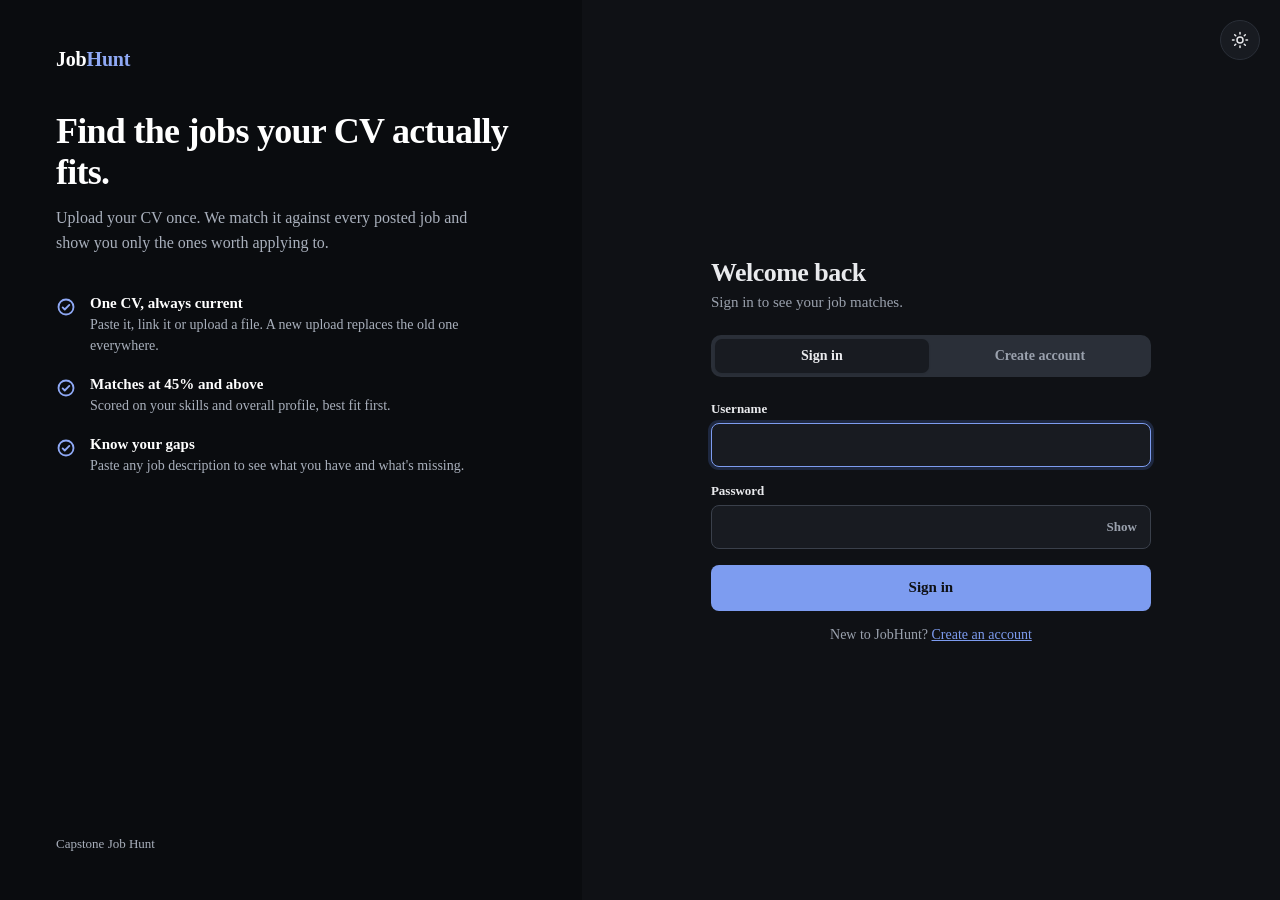
<file: static/index.html>
<!DOCTYPE html>
<html lang="en">
<head>
  <meta charset="UTF-8" />
  <meta name="viewport" content="width=device-width, initial-scale=1.0" />
  <title>JobHunt</title>
  <link rel="icon" href="/static/favicon.svg" type="image/svg+xml" />
  <script>
    // Apply the saved theme before first paint (default: dark) so there's no light flash.
    (function () {
      var theme = "dark";
      try { theme = localStorage.getItem("jobhunt_theme") || "dark"; } catch (e) {}
      document.documentElement.setAttribute("data-theme", theme);
    })();
  </script>
  <link rel="stylesheet" href="/static/app.css" />
</head>
<body>
  <div id="root"></div>
  <noscript>JobHunt needs JavaScript enabled to sign in.</noscript>

  <!-- React 18.3.1 + htm 3.1.1 (JSX-like tagged templates), vendored so the page
       works without any CDN and needs no build step. -->
  <script src="/static/vendor/react.production.min.js"></script>
  <script src="/static/vendor/react-dom.production.min.js"></script>
  <script src="/static/vendor/htm.umd.js"></script>
  <script src="/static/core.js"></script>
  <script src="/static/pages.js"></script>
  <script src="/static/app.js"></script>
</body>
</html>
</file>
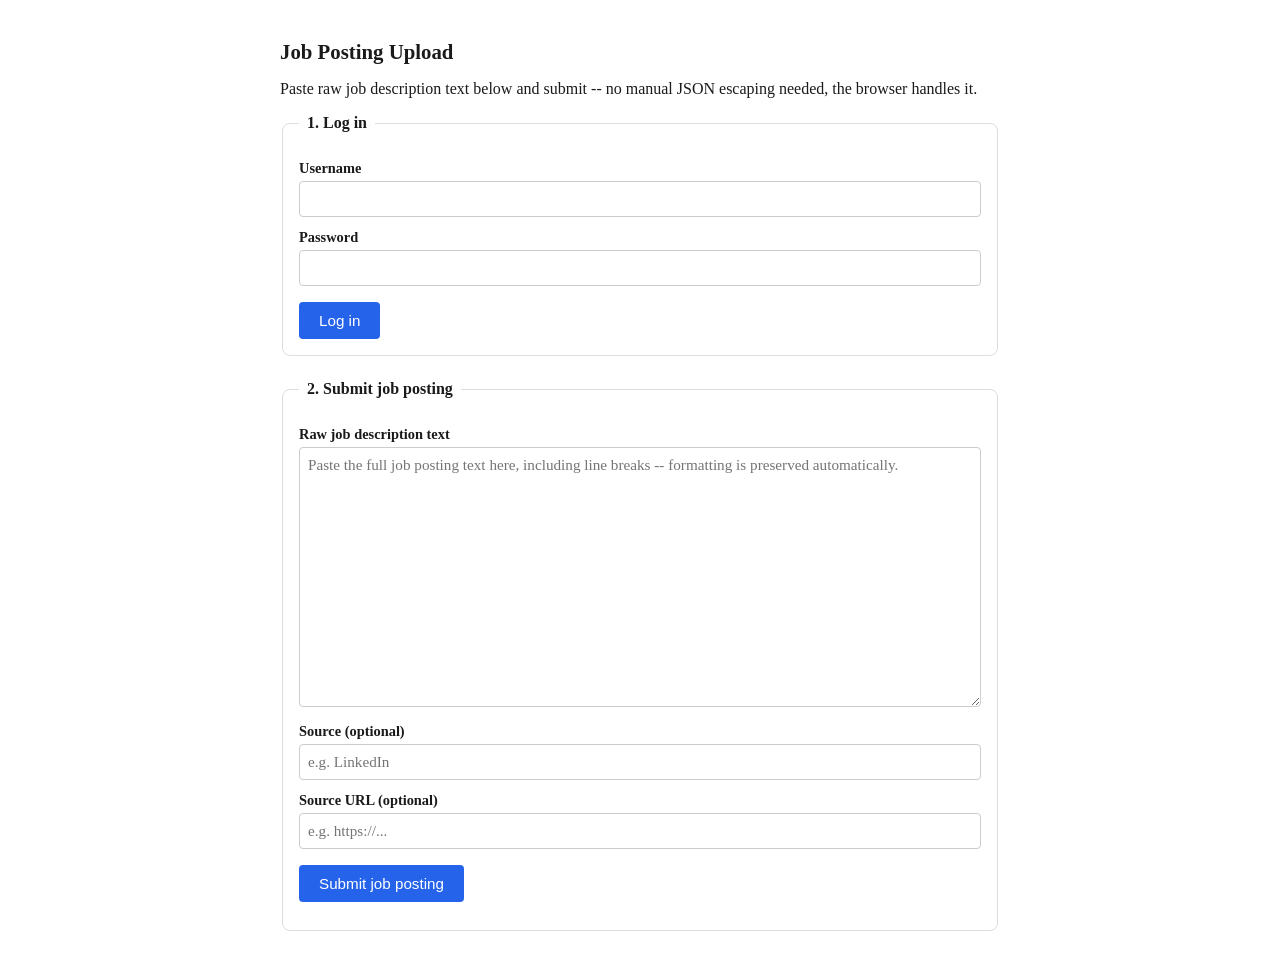
<file: static/upload.html>
<!DOCTYPE html>
<html lang="en">
<head>
<meta charset="UTF-8">
<title>Job Posting Upload</title>
<style>
  body { font-family: "Times New Roman", Times, serif; max-width: 720px; margin: 40px auto; padding: 0 16px; color: #1a1a1a; }
  h1 { font-size: 1.3rem; }
  fieldset { margin-bottom: 24px; padding: 16px; border: 1px solid #ddd; border-radius: 8px; }
  legend { font-weight: 600; padding: 0 8px; }
  label { display: block; margin-top: 12px; font-size: 0.9rem; font-weight: 600; }
  input, textarea { width: 100%; box-sizing: border-box; padding: 8px; margin-top: 4px; font-family: inherit; font-size: 0.95rem; border: 1px solid #ccc; border-radius: 4px; }
  textarea { min-height: 260px; resize: vertical; }
  button { margin-top: 16px; padding: 10px 20px; font-size: 0.95rem; border: none; border-radius: 4px; background: #2563eb; color: white; cursor: pointer; }
  button:disabled { background: #93a3b8; cursor: not-allowed; }
  #status { margin-top: 12px; font-size: 0.9rem; white-space: pre-wrap; }
  #status.error { color: #b91c1c; }
  #status.success { color: #15803d; }
  pre { background: #f5f5f5; padding: 12px; border-radius: 6px; overflow-x: auto; font-size: 0.85rem; }
</style>
</head>
<body>

<h1>Job Posting Upload</h1>
<p>Paste raw job description text below and submit -- no manual JSON escaping needed, the browser handles it.</p>

<fieldset>
  <legend>1. Log in</legend>
  <label for="username">Username</label>
  <input id="username" autocomplete="username">
  <label for="password">Password</label>
  <input id="password" type="password" autocomplete="current-password">
  <button id="loginBtn">Log in</button>
  <div id="loginStatus"></div>
</fieldset>

<fieldset id="jdSection">
  <legend>2. Submit job posting</legend>
  <label for="rawText">Raw job description text</label>
  <textarea id="rawText" placeholder="Paste the full job posting text here, including line breaks -- formatting is preserved automatically."></textarea>
  <label for="source">Source (optional)</label>
  <input id="source" placeholder="e.g. LinkedIn">
  <label for="sourceUrl">Source URL (optional)</label>
  <input id="sourceUrl" placeholder="e.g. https://...">
  <button id="submitBtn">Submit job posting</button>
  <div id="status"></div>
</fieldset>

<div id="result"></div>

<script>
let jwt = null;

// Already signed in to the JobHunt app? Reuse that session instead of logging in again.
try {
  const session = JSON.parse(localStorage.getItem('jobhunt_session') || 'null');
  if (session && session.jwt && session.expiresAt * 1000 > Date.now()) {
    jwt = session.jwt;
    document.querySelector('fieldset').hidden = true;  // the login step
  }
} catch (_) {}

const loginBtn = document.getElementById('loginBtn');
const loginStatus = document.getElementById('loginStatus');
const submitBtn = document.getElementById('submitBtn');
const status = document.getElementById('status');
const result = document.getElementById('result');

loginBtn.addEventListener('click', async () => {
  const username = document.getElementById('username').value.trim();
  const password = document.getElementById('password').value;
  loginStatus.textContent = 'Logging in...';
  loginStatus.className = '';

  try {
    const res = await fetch('/login', {
      method: 'POST',
      headers: { 'Content-Type': 'application/json' },
      body: JSON.stringify({ username, password }),
    });
    const data = await res.json();
    if (!res.ok) {
      loginStatus.textContent = 'Login failed: ' + (data.detail || res.status);
      loginStatus.className = 'error';
      return;
    }
    jwt = data.jwt;
    loginStatus.textContent = 'Logged in as ' + username;
    loginStatus.className = 'success';
  } catch (err) {
    loginStatus.textContent = 'Login error: ' + err;
    loginStatus.className = 'error';
  }
});

submitBtn.addEventListener('click', async () => {
  if (!jwt) {
    status.textContent = 'Log in first.';
    status.className = 'error';
    return;
  }

  const rawText = document.getElementById('rawText').value;
  if (!rawText.trim()) {
    status.textContent = 'Paste job posting text first.';
    status.className = 'error';
    return;
  }

  const payload = {
    raw_text: rawText,
    source: document.getElementById('source').value || undefined,
    source_url: document.getElementById('sourceUrl').value || undefined,
  };

  submitBtn.disabled = true;
  status.textContent = 'Submitting...';
  status.className = '';
  result.innerHTML = '';

  try {
    const res = await fetch('/jobs/scrapeJobPosting', {
      method: 'POST',
      headers: {
        'Content-Type': 'application/json',
        'Authorization': 'Bearer ' + jwt,
      },
      body: JSON.stringify(payload),
    });
    const data = await res.json();

    if (!res.ok) {
      status.textContent = 'Error (' + res.status + '): ' + (data.detail || JSON.stringify(data));
      status.className = 'error';
    } else {
      status.textContent = 'Success.';
      status.className = 'success';
      result.innerHTML = '<pre>' + JSON.stringify(data, null, 2).replace(/</g, '&lt;') + '</pre>';
    }
  } catch (err) {
    status.textContent = 'Request failed: ' + err;
    status.className = 'error';
  } finally {
    submitBtn.disabled = false;
  }
});
</script>

</body>
</html>
</file>
<file: static/app.css>
:root {
  --bg: #f5f6f8;
  --surface: #ffffff;
  --ink: #14171c;
  --dim: #5b6270;
  --line: #e3e6eb;
  --field: #c9cfd8;
  --accent: #1f4fd1;
  --accent-hover: #163a9e;
  --accent-soft: #e8eefc;
  --on-accent: #ffffff;
  --danger: #a3361f;
  --danger-soft: #fcebe7;
  --success: #0f5f3a;
  --success-soft: #e3f4ea;
  --warn: #6b4100;
  --warn-soft: #fff4e0;
  --chip: #eef0f3;
  --brand-bg: #14171c;
  --brand-ink: #ffffff;
  --brand-dim: #a9b0bc;
  --radius: 10px;
}

/* Dark is the default theme; the toggle in the top bar switches data-theme. */
:root[data-theme="dark"] {
  color-scheme: dark;
  --bg: #0f1115;
  --surface: #181b21;
  --ink: #e9eaed;
  --dim: #9aa1ad;
  --line: #2a2f38;
  --field: #3a404b;
  --accent: #7d9cf0;
  --accent-hover: #a3baf5;
  --accent-soft: #1e2840;
  --on-accent: #0f1115;
  --danger: #f0a08e;
  --danger-soft: #3a1f19;
  --success: #8fd3ad;
  --success-soft: #16301f;
  --warn: #f3c776;
  --warn-soft: #33270f;
  --chip: #252a33;
  --brand-bg: #0a0c0f;
}

* { box-sizing: border-box; }
button, input, textarea, select { font-family: inherit; } /* form controls don't inherit fonts by default */
html, body { margin: 0; height: 100%; }
body {
  background: var(--bg);
  color: var(--ink);
  font-family: "Times New Roman", Times, serif;
  font-size: 15px;
  -webkit-font-smoothing: antialiased;
}
a { color: var(--accent); }
a:hover { color: var(--accent-hover); }
:focus-visible { outline: 2px solid var(--accent); outline-offset: 2px; }

/* ---------- auth layout ---------- */
.auth { min-height: 100vh; display: grid; grid-template-columns: minmax(0, 5fr) minmax(0, 6fr); }
.brand {
  background: var(--brand-bg);
  color: var(--brand-ink);
  padding: 48px 56px;
  display: flex;
  flex-direction: column;
  gap: 40px;
}
.logo { font-size: 20px; font-weight: 700; letter-spacing: -0.01em; }
.logo span { color: #8fa9f5; }
.brand h1 { margin: 0; font-size: 36px; line-height: 1.15; letter-spacing: -0.02em; font-weight: 700; max-width: 460px; }
.brand p { margin: 12px 0 0; color: var(--brand-dim); font-size: 16px; line-height: 1.55; max-width: 440px; }
.features { list-style: none; margin: 0; padding: 0; display: flex; flex-direction: column; gap: 20px; }
.features li { display: flex; gap: 14px; align-items: flex-start; }
.features svg { flex: none; margin-top: 2px; }
.features strong { display: block; font-size: 15px; margin-bottom: 2px; }
.features span { color: var(--brand-dim); font-size: 14px; line-height: 1.5; }
.brand-foot { margin-top: auto; color: var(--brand-dim); font-size: 13px; }

.panel { display: flex; align-items: center; justify-content: center; padding: 48px 24px; }
.auth-card { width: 100%; max-width: 440px; display: flex; flex-direction: column; gap: 24px; }
.card-head h2 { margin: 0; font-size: 26px; font-weight: 700; letter-spacing: -0.02em; }
.card-head p { margin: 6px 0 0; color: var(--dim); }
.mobile-logo { display: none; }

.tabs { display: flex; background: var(--line); border-radius: var(--radius); padding: 4px; gap: 4px; }
.tabs a {
  flex: 1;
  text-align: center;
  padding: 9px 0;
  border-radius: 7px;
  font-size: 14px;
  font-weight: 600;
  color: var(--dim);
  text-decoration: none;
}
.tabs a[aria-current="page"] { background: var(--surface); color: var(--ink); box-shadow: 0 1px 2px rgba(20, 23, 28, 0.12); }

/* ---------- form ---------- */
form { display: flex; flex-direction: column; gap: 16px; }
.row { display: grid; grid-template-columns: repeat(2, minmax(0, 1fr)); gap: 16px; }
.field { display: flex; flex-direction: column; gap: 6px; }
.field label { font-size: 13px; font-weight: 600; }
.field .hint { font-weight: 400; color: var(--dim); }
.input-wrap { position: relative; display: flex; }
.field input {
  width: 100%;
  min-height: 44px;
  padding: 0 12px;
  border: 1px solid var(--field);
  border-radius: 8px;
  background: var(--surface);
  color: var(--ink);
  font: inherit;
}
.field input:focus { border-color: var(--accent); outline: none; box-shadow: 0 0 0 3px var(--accent-soft); }
.field input[aria-invalid="true"] { border-color: var(--danger); }
.field .error { color: var(--danger); font-size: 13px; }
.reveal {
  position: absolute;
  right: 4px;
  top: 50%;
  transform: translateY(-50%);
  min-height: 36px;
  padding: 0 10px;
  border: none;
  background: none;
  color: var(--dim);
  font: inherit;
  font-size: 13px;
  font-weight: 600;
  cursor: pointer;
}
.reveal:hover { color: var(--ink); }

.switch-row { display: flex; align-items: center; justify-content: space-between; gap: 16px; padding: 4px 0; }
.switch-row .label { font-size: 14px; font-weight: 600; }
.switch-row .help { font-size: 13px; color: var(--dim); }
.switch {
  flex: none;
  width: 44px;
  height: 26px;
  border-radius: 999px;
  border: none;
  padding: 3px;
  background: var(--field);
  cursor: pointer;
  display: flex;
  justify-content: flex-start;
  transition: background 0.15s;
}
.switch[aria-checked="true"] { background: var(--accent); justify-content: flex-end; }
.switch::after { content: ""; width: 20px; height: 20px; border-radius: 50%; background: #fff; box-shadow: 0 1px 2px rgba(0, 0, 0, 0.25); }

.optional { border-top: 1px solid var(--line); padding-top: 12px; display: flex; flex-direction: column; gap: 16px; }

.btn {
  min-height: 46px;
  border-radius: 8px;
  border: none;
  background: var(--accent);
  color: var(--on-accent);
  font: inherit;
  font-weight: 600;
  cursor: pointer;
  display: inline-flex;
  align-items: center;
  justify-content: center;
  gap: 8px;
  padding: 0 20px;
  text-decoration: none;
}
.btn:hover { background: var(--accent-hover); color: var(--on-accent); }
.btn:disabled { opacity: 0.6; cursor: progress; }
.btn.secondary { background: var(--surface); color: var(--ink); border: 1px solid var(--field); }
.btn.secondary:hover { background: var(--bg); color: var(--ink); }
.spinner { width: 16px; height: 16px; border: 2px solid currentColor; border-top-color: transparent; border-radius: 50%; animation: spin 0.7s linear infinite; }
@keyframes spin { to { transform: rotate(360deg); } }

.alert { border-radius: 8px; padding: 12px 14px; font-size: 14px; line-height: 1.45; }
.alert.error { background: var(--danger-soft); color: var(--danger); }
.alert.success { background: var(--success-soft); color: var(--success); }
.switch-link { text-align: center; color: var(--dim); font-size: 14px; margin: 0; }

.theme-toggle {
  flex: none; width: 40px; height: 40px; border-radius: 50%; border: 1px solid var(--line);
  background: var(--surface); color: var(--ink); display: grid; place-items: center; cursor: pointer;
}
.theme-toggle:hover { border-color: var(--accent); color: var(--accent); }
.panel { position: relative; }
.panel > .theme-toggle { position: absolute; top: 20px; right: 20px; }

@media (max-width: 900px) {
  .auth { grid-template-columns: 1fr; }
  .brand { display: none; }
  .mobile-logo { display: block; }
  .mobile-logo span { color: var(--accent); }
}
@media (max-width: 560px) {
  .row { grid-template-columns: 1fr; }
  .panel { padding: 32px 16px; }
}

/* ---------- signed-in app ---------- */
.shell { min-height: 100vh; display: flex; flex-direction: column; }
.appbar {
  position: sticky; top: 0; z-index: 5;
  display: flex; align-items: center; gap: 24px;
  padding: 10px 24px; background: var(--surface); border-bottom: 1px solid var(--line);
}
.appbar .logo { text-decoration: none; color: var(--ink); }
.appbar .logo span { color: var(--accent); }
.appnav { display: flex; gap: 4px; flex: 1; min-width: 0; }
.appnav a { padding: 9px 14px; border-radius: 8px; color: var(--dim); font-size: 14px; font-weight: 600; text-decoration: none; white-space: nowrap; }
.appnav a:hover { background: var(--bg); color: var(--ink); }
.appnav a[aria-current="page"] { background: var(--accent-soft); color: var(--accent); }
.who { display: flex; align-items: center; gap: 10px; flex: none; }
.who-name { font-size: 14px; font-weight: 600; }
.avatar { width: 32px; height: 32px; border-radius: 50%; background: var(--ink); color: var(--bg); display: grid; place-items: center; font-weight: 700; font-size: 14px; }
.btn.small { min-height: 36px; padding: 0 12px; font-size: 13px; }

.page { width: 100%; max-width: 1000px; margin: 0 auto; padding: 28px 24px 64px; display: flex; flex-direction: column; gap: 18px; }
.page-head { display: flex; flex-wrap: wrap; justify-content: space-between; align-items: flex-end; gap: 12px; }
.page-head h1 { margin: 0; font-size: 26px; letter-spacing: -0.02em; }
.lead { margin: 6px 0 0; color: var(--dim); }
.muted { color: var(--dim); }
.count { margin: 0; font-size: 14px; }
.sr-only { position: absolute; width: 1px; height: 1px; overflow: hidden; clip: rect(0 0 0 0); white-space: nowrap; }

.card { background: var(--surface); border: 1px solid var(--line); border-radius: 12px; padding: 20px 22px; display: flex; flex-direction: column; gap: 14px; }
.card h2 { margin: 0; font-size: 18px; }
.card h3 { margin: 4px 0 0; font-size: 13px; color: var(--dim); text-transform: uppercase; letter-spacing: 0.05em; }
.card h4 { margin: 0 0 8px; font-size: 12px; color: var(--dim); text-transform: uppercase; letter-spacing: 0.05em; }
.card-row { display: flex; align-items: center; gap: 10px 12px; flex-wrap: wrap; }
.card-row.spread { justify-content: space-between; }
.empty-inline { flex-direction: row; gap: 6px; flex-wrap: wrap; }
.actions { display: flex; justify-content: flex-end; gap: 12px; }
.actions.start { justify-content: flex-start; }
.pill { font-size: 12px; font-weight: 600; padding: 3px 10px; border-radius: 999px; }
.pill.ok { background: var(--success-soft); color: var(--success); }

.stats { display: grid; grid-template-columns: repeat(4, minmax(0, 1fr)); gap: 16px; }
.stats div { display: flex; flex-direction: column; gap: 2px; }
.stats span { font-size: 12px; color: var(--dim); }
.stats strong { font-size: 20px; overflow-wrap: anywhere; }
.stats .cap { text-transform: capitalize; }

.chips { display: flex; flex-wrap: wrap; gap: 6px; }
.chip { font-size: 13px; padding: 5px 10px; border-radius: 6px; background: var(--chip); }
.chip.outline { background: transparent; border: 1px solid var(--field); }
.chip.have { background: var(--accent-soft); color: var(--accent); }
.chip.gap { background: var(--warn-soft); color: var(--warn); }

.segmented { display: inline-flex; flex-wrap: wrap; background: var(--line); border-radius: 10px; padding: 4px; gap: 4px; }
.segmented button { min-height: 36px; padding: 0 14px; border: none; border-radius: 7px; background: transparent; color: var(--dim); font: inherit; font-size: 13px; font-weight: 600; cursor: pointer; }
.segmented button[aria-checked="true"] { background: var(--surface); color: var(--ink); box-shadow: 0 1px 2px rgba(20, 23, 28, 0.12); }

.field textarea, .field select, .field.search input { width: 100%; padding: 10px 12px; border: 1px solid var(--field); border-radius: 8px; background: var(--surface); color: var(--ink); font: inherit; }
.field select, .field.search input { min-height: 44px; }
.field textarea { resize: vertical; line-height: 1.5; }
.field textarea:focus, .field select:focus, .field.search input:focus { border-color: var(--accent); outline: none; box-shadow: 0 0 0 3px var(--accent-soft); }

.dropzone { display: flex; flex-direction: column; align-items: center; justify-content: center; gap: 6px; min-height: 170px; padding: 18px; text-align: center; cursor: pointer; border: 1.5px dashed var(--field); border-radius: 12px; background: var(--bg); color: var(--accent); }
.dropzone strong { color: var(--ink); overflow-wrap: anywhere; }
.dropzone.over, .dropzone:hover { border-color: var(--accent); background: var(--accent-soft); }
.dropzone.has-file { border-style: solid; border-color: var(--accent); }
.dropzone input { font-size: 13px; color: var(--dim); max-width: 100%; }

.share { display: flex; align-items: center; gap: 12px; flex-wrap: wrap; background: var(--bg); border-radius: 8px; padding: 10px 12px; }
.share a { flex: 1 1 240px; min-width: 0; overflow-wrap: anywhere; font-weight: 600; }
.alert.warn { background: var(--warn-soft); color: var(--warn); }
.alert.warn a { color: inherit; font-weight: 600; }
.loading { display: flex; align-items: center; gap: 10px; color: var(--dim); padding: 24px 0; }
.spinner.dark { border-color: var(--line); border-top-color: var(--accent); }
.empty { text-align: center; padding: 40px 20px; border: 1px dashed var(--field); border-radius: 12px; display: flex; flex-direction: column; align-items: center; gap: 8px; }
.empty h2 { margin: 0; font-size: 18px; }
.empty p { margin: 0 0 8px; color: var(--dim); }

.filters { flex-direction: row; flex-wrap: wrap; align-items: flex-end; gap: 16px 28px; }
.filters .switch-row { gap: 10px; flex-direction: row-reverse; justify-content: flex-end; }
.field.range { flex: 1 1 220px; }
.field.range label { display: flex; justify-content: space-between; }
.field.range input { width: 100%; accent-color: var(--accent); min-height: 32px; }

.score { flex: none; width: 76px; height: 76px; border-radius: 12px; display: flex; flex-direction: column; align-items: center; justify-content: center; }
.score .pct { font-size: 22px; font-weight: 700; font-variant-numeric: tabular-nums; }
.score .lbl { font-size: 11px; font-weight: 700; text-transform: uppercase; letter-spacing: 0.05em; }
.score.strong { background: var(--accent); color: var(--on-accent); }
.score.good { background: var(--accent-soft); color: var(--accent); }
.score.fair { background: var(--warn-soft); color: var(--warn); }
.score.low { background: var(--chip); color: var(--dim); }

.match-top { display: flex; gap: 18px; align-items: flex-start; }
.match-main { min-width: 0; display: flex; flex-direction: column; gap: 4px; }
.match-main p { margin: 0; }
.breakdown { font-size: 14px; color: var(--dim); }
.breakdown strong { color: var(--ink); }
.match-foot { border-top: 1px solid var(--line); padding-top: 10px; display: flex; flex-direction: column; gap: 10px; }
.link-btn { align-self: flex-start; min-height: 36px; display: inline-flex; align-items: center; padding: 0; border: none; background: none; color: var(--accent); font: inherit; font-weight: 600; cursor: pointer; text-decoration: none; }
.explanation { display: flex; flex-direction: column; gap: 12px; background: var(--bg); border-radius: 10px; padding: 14px 16px; line-height: 1.55; }
.explanation p { margin: 0; }
.explanation ul { margin: 0; padding-left: 18px; display: flex; flex-direction: column; gap: 4px; }
.two-col { display: grid; grid-template-columns: repeat(2, minmax(0, 1fr)); gap: 16px; }

.tiles { display: grid; grid-template-columns: repeat(3, minmax(0, 1fr)); gap: 16px; }
.tile {
  background: var(--surface); border: 1px solid var(--line); border-radius: 12px; padding: 22px;
  display: flex; flex-direction: column; gap: 10px; text-decoration: none; color: var(--ink);
}
.tile:hover { border-color: var(--accent); color: var(--ink); box-shadow: 0 2px 10px rgba(20, 23, 28, 0.06); }
.tile strong { font-size: 18px; }
.tile-body { color: var(--dim); font-size: 14px; line-height: 1.5; }
.tile-state { align-self: flex-start; font-size: 12px; font-weight: 600; padding: 4px 10px; border-radius: 999px; background: var(--chip); color: var(--dim); }
.tile-state.ok { background: var(--success-soft); color: var(--success); }
.tile .go { margin-top: auto; padding-top: 6px; color: var(--accent); font-weight: 600; font-size: 14px; }

@media (max-width: 860px) {
  .tiles { grid-template-columns: 1fr; }
}
@media (max-width: 640px) {
  .appbar { flex-wrap: wrap; gap: 8px 12px; padding: 8px 16px; }
  .appnav { order: 3; flex-basis: 100%; }
  .appnav a { flex: 1; text-align: center; }
  .who { margin-left: auto; }
  .who-name { display: none; }
  .page { padding: 20px 16px 48px; }
  .page-head .segmented { width: 100%; }
  .page-head .segmented button { flex: 1; }
  .stats { grid-template-columns: repeat(2, minmax(0, 1fr)); }
  .two-col { grid-template-columns: 1fr; }
  .match-top { gap: 14px; }
  .score { width: 64px; height: 64px; }
  .card { padding: 16px; }
}
</file>
